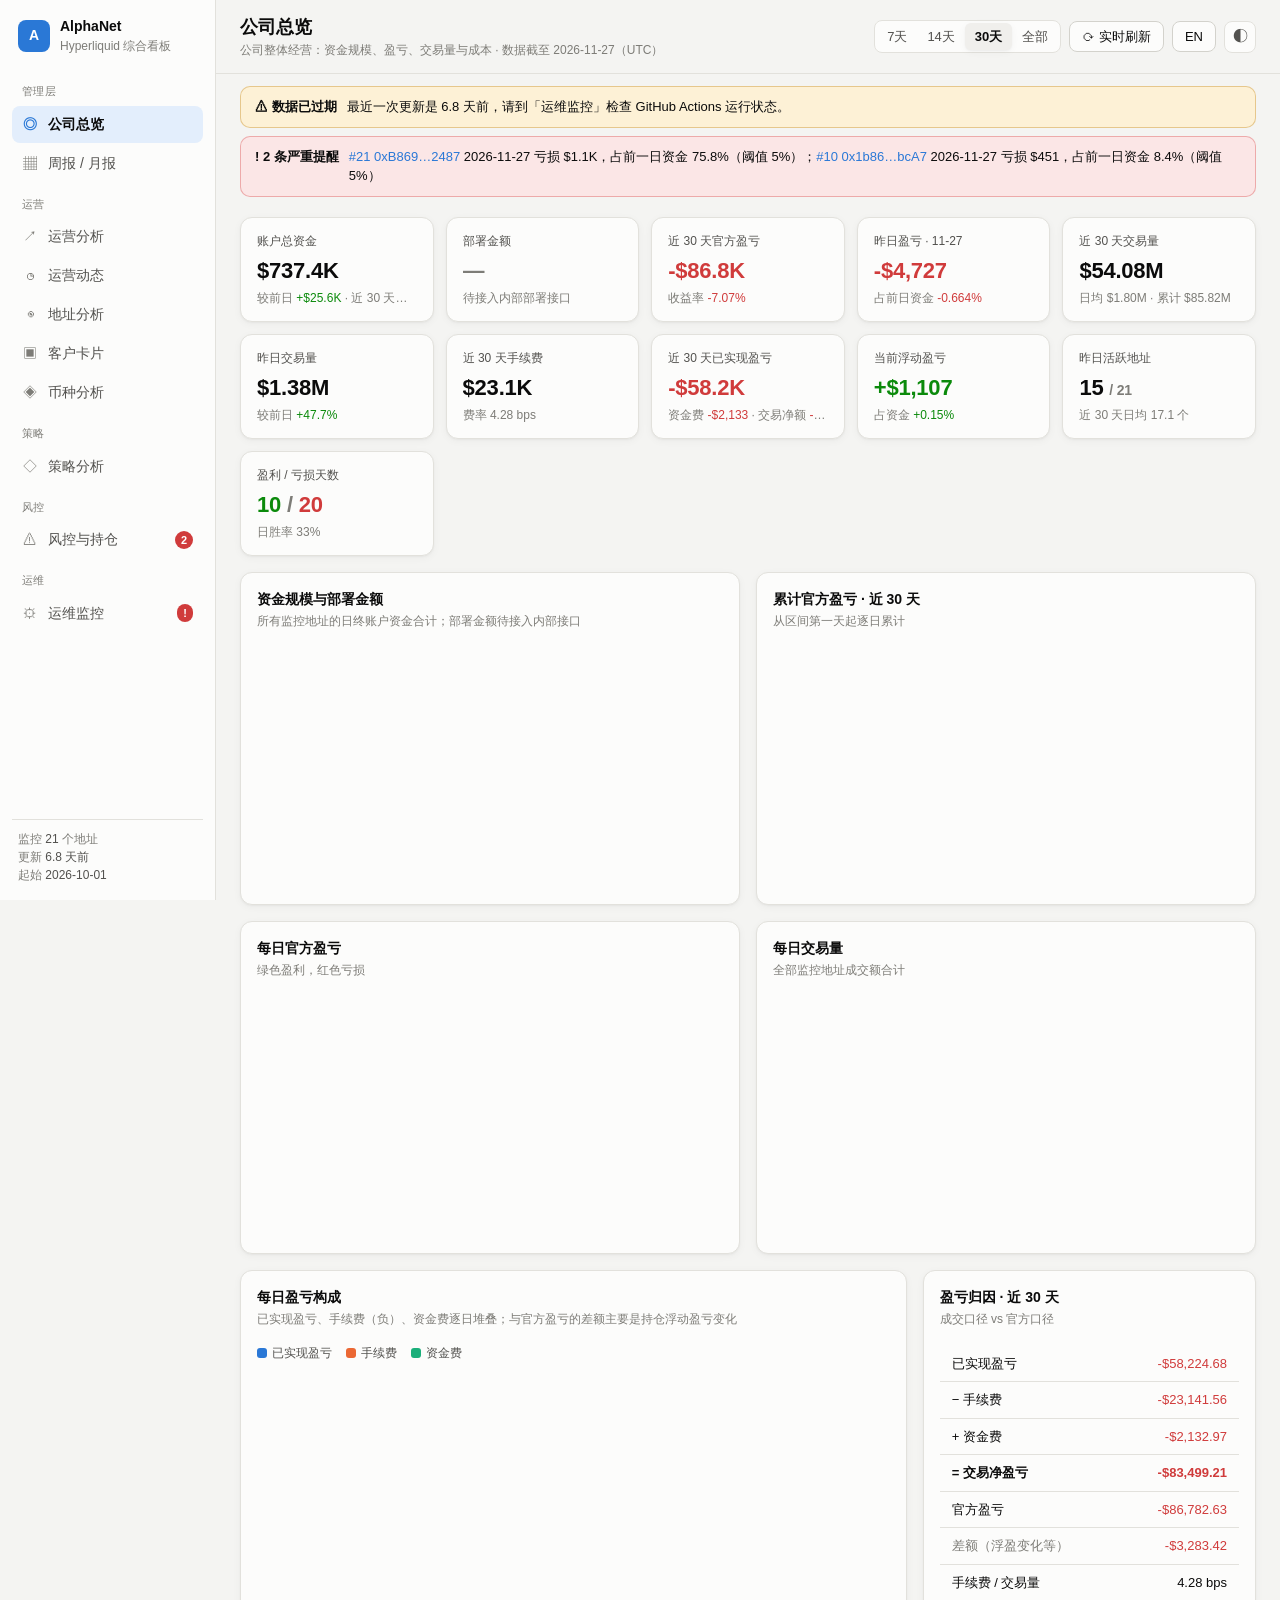
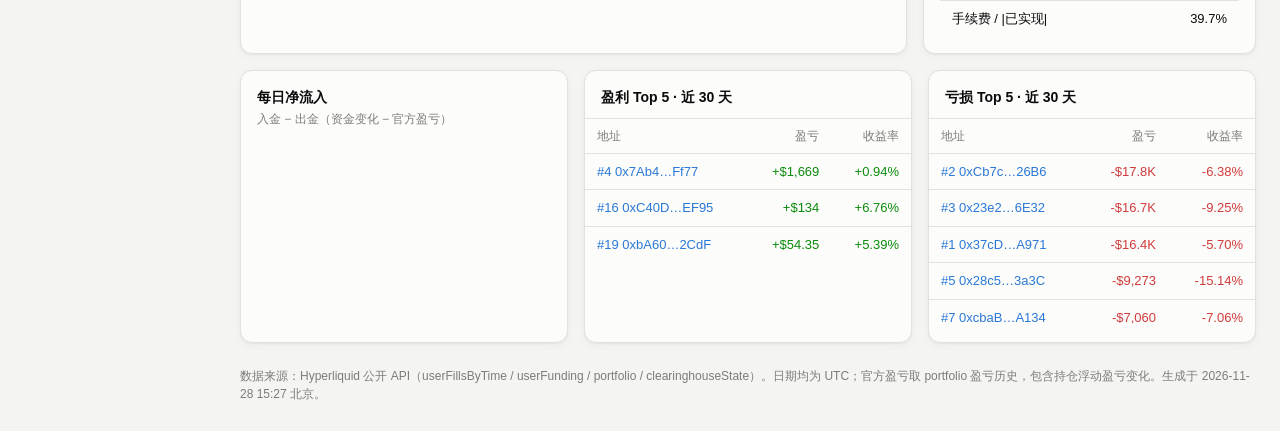
<file: index.html>
<!doctype html>
<html lang="zh-CN">
<head>
<meta charset="utf-8">
<meta name="viewport" content="width=device-width, initial-scale=1">
<title>AlphaNet Hyperliquid 综合看板</title>
<meta name="description" content="AlphaNet Hyperliquid 地址监控：公司总览、运营、风控、地址、币种、周报、运维多视角看板">
<link rel="icon" href="data:image/svg+xml,%3Csvg xmlns='http://www.w3.org/2000/svg' viewBox='0 0 32 32'%3E%3Crect width='32' height='32' rx='8' fill='%232a78d6'/%3E%3Cpath d='M8 22l5-7 4 4 7-9' stroke='white' stroke-width='3' fill='none' stroke-linecap='round' stroke-linejoin='round'/%3E%3C/svg%3E">
<link rel="stylesheet" href="assets/app.css?v=20261103i">
<script src="assets/i18n.js?v=20261124a"></script>
<script src="assets/chart.umd.js?v=4.4.1"></script>
<script src="assets/html-to-image.js?v=1.11.11"></script>
</head>
<body>
<div class="app">
  <aside class="side" id="side">
    <div class="brand">
      <div class="logo">A</div>
      <div><div class="brand-t">AlphaNet</div><div class="brand-s">Hyperliquid 综合看板</div></div>
    </div>
    <nav id="nav">
      <div class="nav-g">管理层</div>
      <a href="#overview" data-v="overview"><span>◎</span>公司总览</a>
      <a href="#weekly" data-v="weekly"><span>▦</span>周报 / 月报</a>
      <div class="nav-g">运营</div>
      <a href="#ops" data-v="ops"><span>↗</span>运营分析</a>
      <a href="/activity"><span>◷</span>运营动态</a>
      <a href="#address" data-v="address"><span>◉</span>地址分析</a>
      <a href="#cards" data-v="cards"><span>▣</span>客户卡片</a>
      <a href="#coins" data-v="coins"><span>◈</span>币种分析</a>
      <div class="nav-g">策略</div>
      <a href="#strategy" data-v="strategy"><span>◇</span>策略分析</a>
      <div class="nav-g">风控</div>
      <a href="#risk" data-v="risk"><span>⚠</span>风控与持仓<b class="badge" id="nav-alerts"></b></a>
      <div class="nav-g">运维</div>
      <a href="#devops" data-v="devops"><span>⚙</span>运维监控<b class="badge" id="nav-health"></b></a>
    </nav>
    <div class="side-foot" id="side-foot"></div>
  </aside>
  <main>
    <header class="top">
      <button class="icon-btn menu" id="menu" aria-label="菜单">☰</button>
      <div class="top-title"><h1 id="page-title">公司总览</h1><div class="sub" id="page-sub"></div></div>
      <div class="top-ctl">
        <div class="seg" id="range" role="group" aria-label="时间范围">
          <button data-r="7">7天</button><button data-r="14">14天</button><button data-r="30">30天</button><button data-r="0">全部</button>
        </div>
        <button class="btn" id="live-btn" title="从 Hyperliquid API 实时拉取资金与持仓">⟳ 实时刷新</button>
        <button class="btn" id="lang-btn" title="Switch to English">EN</button>
        <button class="icon-btn" id="theme-btn" aria-label="切换主题">◐</button>
      </div>
    </header>
    <div id="banner"></div>
    <section id="view" class="view"><div class="loading">加载数据中…</div></section>
    <footer class="foot" id="foot"></footer>
  </main>
</div>
<div class="tip" id="tip"></div>
<script src="assets/app.js?v=20261125c"></script>
</body>
</html>
</file>
<file: assets/app.css>
:root {
  color-scheme: light;
  --bg: #f4f4f2; --surface: #fcfcfb; --surface-2: #f0efec; --border: #e2e1dc; --border-2: #d3d2cc;
  --text: #0b0b0b; --text-2: #52514e; --text-3: #7d7c77;
  --accent: #2a78d6; --accent-soft: #e3eefc;
  --pos: #0b8a0b; --neg: #d03b3b; --pos-soft: #e3f4e3; --neg-soft: #fbe6e6;
  --warn: #b97800; --warn-soft: #fdf1d6; --info: #2a78d6; --info-soft: #e3eefc;
  --s1: #2a78d6; --s2: #eb6834; --s3: #1baf7a; --s4: #eda100; --s5: #e87ba4; --s6: #008300; --s7: #6250d6; --s8: #e34948;
  --other: #a9a8a2; --grid: #ecebe7;
  --shadow: 0 1px 2px rgba(0,0,0,.04), 0 2px 8px rgba(0,0,0,.04);
}
@media (prefers-color-scheme: dark) {
  :root:not([data-theme="light"]) {
    color-scheme: dark;
    --bg: #111110; --surface: #1a1a19; --surface-2: #232321; --border: #2c2c2a; --border-2: #3a3a37;
    --text: #f0efec; --text-2: #c3c2b7; --text-3: #8b8a83;
    --accent: #3987e5; --accent-soft: #1b2b40;
    --pos: #2fbf4f; --neg: #e66767; --pos-soft: #16301c; --neg-soft: #3a1d1d;
    --warn: #fab219; --warn-soft: #3a2f12; --info: #3987e5; --info-soft: #1b2b40;
    --s1: #3987e5; --s2: #d95926; --s3: #199e70; --s4: #c98500; --s5: #d55181; --s6: #008300; --s7: #9085e9; --s8: #e66767;
    --other: #5f5e59; --grid: #262624;
    --shadow: none;
  }
}
:root[data-theme="dark"] {
  color-scheme: dark;
  --bg: #111110; --surface: #1a1a19; --surface-2: #232321; --border: #2c2c2a; --border-2: #3a3a37;
  --text: #f0efec; --text-2: #c3c2b7; --text-3: #8b8a83;
  --accent: #3987e5; --accent-soft: #1b2b40;
  --pos: #2fbf4f; --neg: #e66767; --pos-soft: #16301c; --neg-soft: #3a1d1d;
  --warn: #fab219; --warn-soft: #3a2f12; --info: #3987e5; --info-soft: #1b2b40;
  --s1: #3987e5; --s2: #d95926; --s3: #199e70; --s4: #c98500; --s5: #d55181; --s6: #008300; --s7: #9085e9; --s8: #e66767;
  --other: #5f5e59; --grid: #262624;
  --shadow: none;
}
* { box-sizing: border-box; }
html, body { margin: 0; }
body { background: var(--bg); color: var(--text); font: 14px/1.5 -apple-system, BlinkMacSystemFont, "PingFang SC", "Hiragino Sans GB", "Microsoft YaHei", "Segoe UI", sans-serif; -webkit-font-smoothing: antialiased; }
.num, td.n, .kpi-v { font-variant-numeric: tabular-nums; }
a { color: var(--accent); text-decoration: none; }
.app { display: flex; min-height: 100vh; }

/* sidebar */
.side { width: 216px; flex: none; background: var(--surface); border-right: 1px solid var(--border); position: sticky; top: 0; height: 100vh; display: flex; flex-direction: column; padding: 16px 12px; z-index: 20; }
.brand { display: flex; gap: 10px; align-items: center; padding: 0 6px 16px; }
.logo { width: 32px; height: 32px; border-radius: 8px; background: var(--accent); color: #fff; display: grid; place-items: center; font-weight: 700; }
.brand-t { font-weight: 700; }
.brand-s { font-size: 12px; color: var(--text-3); }
nav { display: flex; flex-direction: column; gap: 2px; overflow-y: auto; }
.nav-g { font-size: 11px; color: var(--text-3); padding: 12px 10px 4px; letter-spacing: .04em; }
nav a { display: flex; align-items: center; gap: 10px; padding: 8px 10px; border-radius: 8px; color: var(--text-2); }
nav a span { width: 16px; text-align: center; color: var(--text-3); }
nav a:hover { background: var(--surface-2); color: var(--text); }
nav a.on { background: var(--accent-soft); color: var(--text); font-weight: 600; }
nav a.on span { color: var(--accent); }
.badge { margin-left: auto; font-size: 11px; font-weight: 600; padding: 0 6px; border-radius: 9px; line-height: 18px; }
.badge:empty { display: none; }
.badge.crit { background: var(--neg); color: #fff; }
.badge.warn { background: var(--warn); color: #111; }
.badge.ok { background: var(--pos-soft); color: var(--pos); }
.side-foot { margin-top: auto; font-size: 12px; color: var(--text-3); padding: 10px 6px 0; border-top: 1px solid var(--border); }
.side-foot b { color: var(--text-2); font-weight: 500; }

main { flex: 1; min-width: 0; display: flex; flex-direction: column; }
.top { position: sticky; top: 0; z-index: 10; background: color-mix(in srgb, var(--bg) 88%, transparent); backdrop-filter: blur(8px); display: flex; align-items: center; gap: 12px; padding: 14px 24px; border-bottom: 1px solid var(--border); }
.top h1 { margin: 0; font-size: 18px; }
.top .sub { font-size: 12px; color: var(--text-3); }
.top-title { min-width: 0; }
.top-ctl { margin-left: auto; display: flex; gap: 8px; align-items: center; flex-wrap: wrap; justify-content: flex-end; }
.seg { display: inline-flex; background: var(--surface); border: 1px solid var(--border); border-radius: 8px; padding: 2px; }
.seg button { border: 0; background: none; color: var(--text-2); padding: 4px 10px; border-radius: 6px; cursor: pointer; font: inherit; font-size: 13px; }
.seg button.on { background: var(--surface-2); color: var(--text); font-weight: 600; box-shadow: var(--shadow); }
.btn { border: 1px solid var(--border-2); background: var(--surface); color: var(--text); border-radius: 8px; padding: 5px 12px; font: inherit; font-size: 13px; cursor: pointer; white-space: nowrap; }
.btn:hover { border-color: var(--accent); }
.btn.primary { background: var(--accent); border-color: var(--accent); color: #fff; }
.btn:disabled { opacity: .6; cursor: progress; }
.icon-btn { border: 1px solid var(--border); background: var(--surface); color: var(--text-2); border-radius: 8px; width: 32px; height: 32px; cursor: pointer; font-size: 15px; }
.menu { display: none; }

.view { padding: 20px 24px 8px; display: flex; flex-direction: column; gap: 16px; }
.loading { padding: 80px; text-align: center; color: var(--text-3); }
.foot { padding: 16px 24px 28px; font-size: 12px; color: var(--text-3); }

/* banners */
#banner:empty { display: none; }
#banner { padding: 12px 24px 0; display: flex; flex-direction: column; gap: 8px; }
.bn { border-radius: 10px; padding: 10px 14px; font-size: 13px; display: flex; gap: 10px; align-items: flex-start; border: 1px solid; }
.bn.crit { background: var(--neg-soft); border-color: color-mix(in srgb, var(--neg) 35%, transparent); }
.bn.warn { background: var(--warn-soft); border-color: color-mix(in srgb, var(--warn) 35%, transparent); }
.bn.info { background: var(--info-soft); border-color: color-mix(in srgb, var(--info) 30%, transparent); }
.bn b { white-space: nowrap; }

/* layout */
.grid { display: grid; gap: 16px; }
.g2 { grid-template-columns: repeat(2, minmax(0, 1fr)); }
.g3 { grid-template-columns: repeat(3, minmax(0, 1fr)); }
.g32 { grid-template-columns: minmax(0, 2fr) minmax(0, 1fr); }
.kpis { display: grid; gap: 12px; grid-template-columns: repeat(auto-fill, minmax(170px, 1fr)); }
.card { background: var(--surface); border: 1px solid var(--border); border-radius: 12px; padding: 16px; box-shadow: var(--shadow); min-width: 0; }
.card h3 { margin: 0 0 2px; font-size: 14px; font-weight: 600; }
.card .hint { font-size: 12px; color: var(--text-3); margin-bottom: 10px; }
.card-h { display: flex; align-items: flex-start; gap: 8px; margin-bottom: 8px; }
.card-h > div:first-child { flex: 1; min-width: 0; }
.kpi { background: var(--surface); border: 1px solid var(--border); border-radius: 12px; padding: 14px 16px; box-shadow: var(--shadow); min-width: 0; }
.kpi-l { font-size: 12px; color: var(--text-2); display: flex; gap: 6px; align-items: center; }
.kpi-v { font-size: 22px; font-weight: 650; margin-top: 4px; letter-spacing: -.01em; white-space: nowrap; overflow: hidden; text-overflow: ellipsis; }
.kpi-s { font-size: 12px; color: var(--text-3); margin-top: 2px; white-space: nowrap; overflow: hidden; text-overflow: ellipsis; }
.pos { color: var(--pos); }
.neg { color: var(--neg); }
.muted { color: var(--text-3); }
.sec-t { font-size: 13px; font-weight: 600; color: var(--text-2); margin: 8px 0 0; flex-wrap: wrap; display: flex; align-items: center; gap: 8px; }
.sec-t::after { content: ""; flex: 1; height: 1px; background: var(--border); }

.chart { position: relative; height: 240px; }
.chart.tall { height: 300px; }
.chart.short { height: 180px; }
.legend { display: flex; flex-wrap: wrap; gap: 4px 14px; font-size: 12px; color: var(--text-2); margin: -2px 0 8px; }
.legend i { display: inline-block; width: 10px; height: 10px; border-radius: 3px; margin-right: 5px; vertical-align: -1px; }

/* tables */
.tbl-wrap { overflow-x: auto; margin: 0 -16px -16px; border-top: 1px solid var(--border); }
.tbl-wrap.flush { margin: 0; border: 1px solid var(--border); border-radius: 8px; }
table { border-collapse: collapse; width: 100%; font-size: 13px; }
th, td { padding: 8px 12px; text-align: left; border-bottom: 1px solid var(--border); white-space: nowrap; }
th { font-size: 12px; font-weight: 500; color: var(--text-3); background: var(--surface); position: sticky; top: 0; cursor: default; user-select: none; }
th.sortable { cursor: pointer; }
th.sortable:hover { color: var(--text); }
th.sorted::after { content: " ▾"; }
th.sorted.asc::after { content: " ▴"; }
td.n, th.n { text-align: right; }
tbody tr:hover td { background: var(--surface-2); }
tbody tr.click { cursor: pointer; }
tbody tr.sel td { background: var(--accent-soft); }
tr:last-child td { border-bottom: 0; }
.tbl-scroll { max-height: 520px; overflow: auto; }
.addr { font-family: ui-monospace, SFMono-Regular, Menlo, monospace; font-size: 12px; color: var(--text-2); }
.chip { display: inline-flex; align-items: center; gap: 4px; font-size: 12px; padding: 1px 8px; border-radius: 10px; font-weight: 500; white-space: nowrap; }
.chip.crit { background: var(--neg-soft); color: var(--neg); }
.chip.warn { background: var(--warn-soft); color: var(--warn); }
.chip.info { background: var(--info-soft); color: var(--info); }
.chip.ok { background: var(--pos-soft); color: var(--pos); }
.chip.mute { background: var(--surface-2); color: var(--text-2); }
.bar-in { position: relative; display: inline-block; width: 70px; height: 6px; border-radius: 3px; background: var(--surface-2); vertical-align: middle; margin-left: 6px; overflow: hidden; }
.bar-in > i { position: absolute; left: 0; top: 0; bottom: 0; background: var(--accent); border-radius: 3px; }
.toolbar { display: flex; gap: 8px; align-items: center; flex-wrap: wrap; margin-bottom: 10px; }
.toolbar input, .toolbar select { font: inherit; font-size: 13px; padding: 5px 10px; border-radius: 8px; border: 1px solid var(--border-2); background: var(--surface); color: var(--text); }
.toolbar input { min-width: 200px; }

/* heatmap */
.hm { overflow-x: auto; }
.hm table { width: auto; border-collapse: separate; border-spacing: 2px; }
.hm td, .hm th { padding: 0; border: 0; }
.hm th { font-size: 11px; position: static; padding: 0 6px 0 0; color: var(--text-3); font-weight: 400; background: none; }
.hm th.dh { writing-mode: vertical-rl; transform: rotate(180deg); padding: 0 0 4px; height: 48px; text-align: left; }
.hm td.c { width: 18px; min-width: 18px; height: 18px; border-radius: 3px; background: var(--surface-2); }
.hm td.c:hover { outline: 2px solid var(--text); }

.tip { position: fixed; pointer-events: none; z-index: 100; background: var(--text); color: var(--bg); font-size: 12px; padding: 6px 9px; border-radius: 6px; max-width: 280px; opacity: 0; transition: opacity .08s; white-space: pre-line; }
.tip.on { opacity: 1; }

.checks { display: flex; flex-direction: column; gap: 6px; }
.check { display: flex; gap: 10px; align-items: flex-start; padding: 8px 10px; border-radius: 8px; background: var(--surface-2); font-size: 13px; }
.check .ic { width: 18px; height: 18px; border-radius: 50%; display: grid; place-items: center; font-size: 11px; color: #fff; flex: none; margin-top: 1px; }
.ic.ok { background: var(--pos); } .ic.crit { background: var(--neg); } .ic.warn { background: var(--warn); color: #111; } .ic.info { background: var(--info); }
.check .d { color: var(--text-3); font-size: 12px; }
.status-hero { display: flex; gap: 14px; align-items: center; }
.status-dot { width: 14px; height: 14px; border-radius: 50%; flex: none; box-shadow: 0 0 0 4px color-mix(in srgb, currentColor 20%, transparent); background: currentColor; }
.kv { display: grid; grid-template-columns: auto 1fr; gap: 6px 16px; font-size: 13px; }
.kv dt { color: var(--text-3); } .kv dd { margin: 0; }
.empty { padding: 24px; text-align: center; color: var(--text-3); font-size: 13px; }
.note { font-size: 12px; color: var(--text-3); margin-top: 8px; }

@media (max-width: 1100px) { .g3 { grid-template-columns: repeat(2, minmax(0, 1fr)); } .g32 { grid-template-columns: 1fr; } }
@media (max-width: 820px) {
  .side { position: fixed; left: 0; transform: translateX(-100%); transition: transform .2s; box-shadow: 0 0 40px rgba(0,0,0,.3); }
  .side.open { transform: none; }
  .menu { display: inline-block; }
  .g2, .g3 { grid-template-columns: 1fr; }
  .top { padding: 10px 16px; flex-wrap: wrap; }
  .view { padding: 16px 16px 8px; }
  #banner { padding: 12px 16px 0; }
  .kpis { grid-template-columns: repeat(2, minmax(0, 1fr)); }
  .kpi-v { font-size: 18px; }
  .toolbar input { min-width: 0; flex: 1; }
}

/* ---------- 客户卡片（固定深色，导出图片用） ---------- */
.cc-bar select { min-width: 22rem; max-width: 100%; }
.cc-wrap { overflow-x: auto; padding-bottom: 4px; }
.cc { width: 1560px; padding: 22px 22px 18px; background: #0a0f14; border: 1px solid #1b2a24; border-radius: 14px; color: #d6dde6;
  font-family: 'JetBrains Mono', ui-monospace, SFMono-Regular, Menlo, Consolas, monospace; -webkit-font-smoothing: antialiased; }
.cc-h { display: flex; align-items: center; justify-content: space-between; margin-bottom: 16px; }
.cc-a { font-size: 15px; font-weight: 600; color: #e8edf2; display: flex; align-items: center; gap: 10px; letter-spacing: .02em; }
.cc-b { width: 20px; height: 20px; border-radius: 50%; background: linear-gradient(135deg, #f6c453, #c88a12); }
.cc-br { font-size: 12px; color: #5f6b78; letter-spacing: .12em; } .cc-br b { color: #9fb3c8; }
.cc-tiles { display: grid; grid-template-columns: 620px 366px; gap: 12px; margin-bottom: 14px; }
.cc-t1, .cc-t2 { border-radius: 10px; padding: 14px 16px; }
.cc-t1 { background: #0b2018; border: 1px solid #1d5b3f; display: flex; gap: 28px; }
.cc-t2 { background: #0d1a2b; border: 1px solid #23406b; }
.cc-l { font-size: 10px; letter-spacing: .12em; color: #7b8794; text-transform: uppercase; margin-bottom: 6px; }
.cc-v { font-size: 22px; font-weight: 600; font-variant-numeric: tabular-nums; }
.cc-t2 .cc-v { color: #93c5fd; font-size: 24px; }
.cc-s { font-size: 10px; color: #5f6b78; margin-top: 4px; }
.cc .p { color: #34d399; } .cc .n { color: #f87171; } .cc .m { color: #5f6b78; } .cc .w { color: #d4a017; }
.cc-c { font-size: 12px; color: #7b8794; margin: 2px 0 10px; }
.cc table { width: 100%; border-collapse: collapse; font-size: 12.5px; font-variant-numeric: tabular-nums; }
.cc th { font-size: 11px; font-weight: 500; letter-spacing: .08em; color: #8b97a3; text-transform: uppercase; text-align: right; padding: 8px 10px; background: #0e141b; border-bottom: 1px solid #1a222b; }
.cc td { padding: 8px 10px; text-align: right; border-bottom: 1px solid #141b22; white-space: nowrap; color: #c7d0d9; }
.cc th.l, .cc td.l { text-align: left; } .cc th.st, .cc td.st { text-align: center; width: 90px; }
.cc tr.off td { color: #6b7682; } .cc tr.off td.p { color: #2f9e74; } .cc tr.off td.n { color: #c25a5a; }
.cc td:first-child { border-left: 3px solid transparent; } .cc tr.on td:first-child { border-left-color: #1d5b3f; } .cc tr.off td:first-child { border-left-color: #222c36; }
.cc td i { display: inline-block; width: 6px; height: 6px; border-radius: 50%; margin-right: 7px; vertical-align: 1px; }
.cc .pl { display: inline-block; font-size: 10.5px; padding: 2px 8px; border-radius: 999px; letter-spacing: .06em; }
.cc .pl.on { color: #34d399; background: #0d2a1e; border: 1px solid #1d5b3f; } .cc .pl.off { color: #8b97a3; background: #141b22; border: 1px solid #222c36; }
.cc-n { font-size: 10.5px; color: #5f6b78; margin-top: 10px; }
.cc-f { display: flex; justify-content: space-between; font-size: 10.5px; color: #4d5864; margin-top: 12px; }

/* 客户名 */
.nm { display: inline-block; margin-left: 6px; padding: 0 7px; border-radius: 999px; font-size: 11.5px; line-height: 18px; font-weight: 500; color: var(--s1, #2563eb); background: color-mix(in srgb, var(--s1, #2563eb) 12%, transparent); white-space: nowrap; vertical-align: 1px; }
</file>
